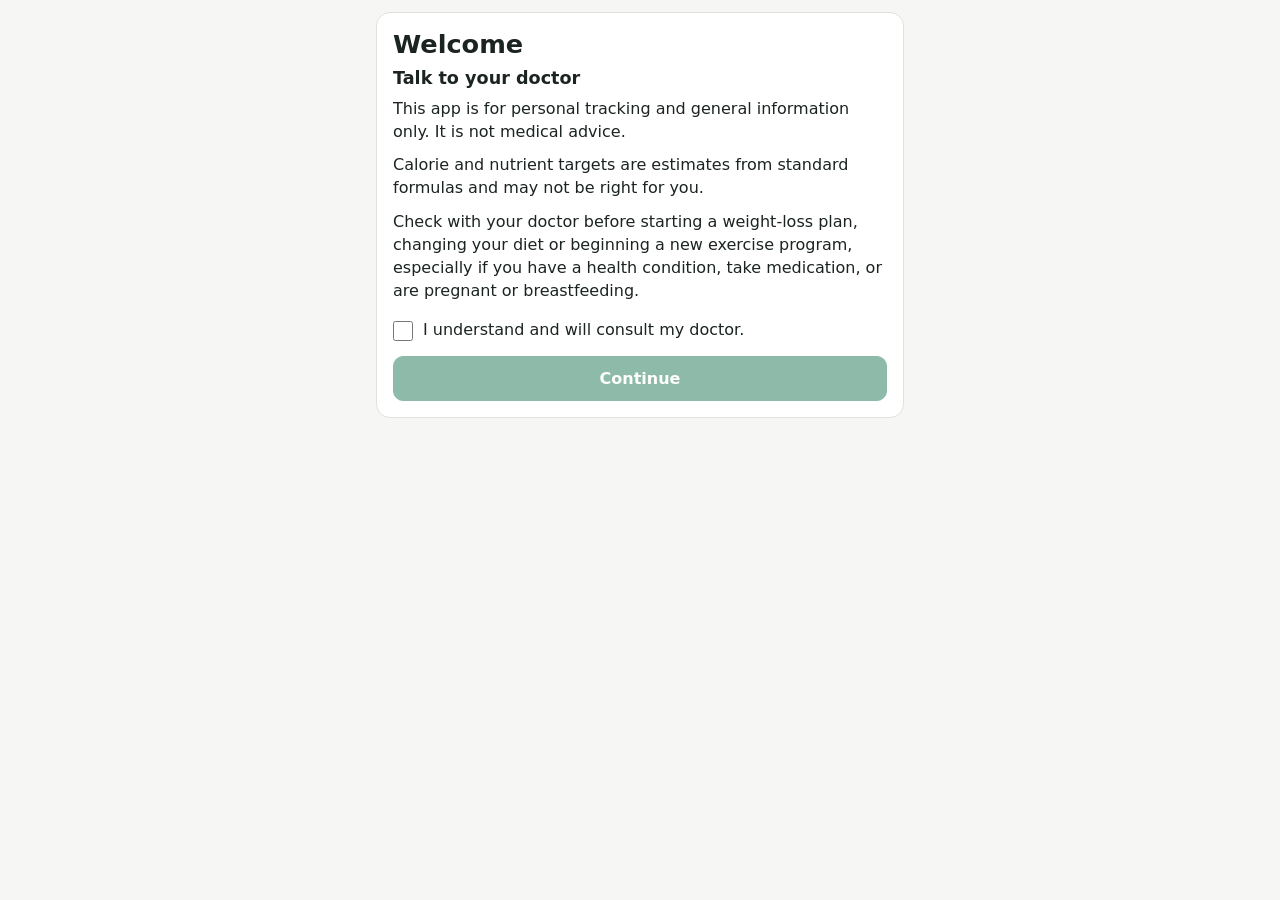
<file: index.html>
<!doctype html>
<html lang="en">
<head>
  <meta charset="utf-8">
  <meta name="viewport" content="width=device-width, initial-scale=1, viewport-fit=cover">
  <!-- Content Security Policy: only this site's own files run, and the only outside server the app
       may contact is USDA. Protects the USDA key and data from injected scripts. -->
  <meta http-equiv="Content-Security-Policy" content="default-src 'self'; script-src 'self'; style-src 'self'; img-src 'self' data: blob:; connect-src 'self' https://api.nal.usda.gov; manifest-src 'self'; worker-src 'self'; object-src 'none'; base-uri 'self'; form-action 'self'">
  <meta name="referrer" content="no-referrer">
  <meta name="theme-color" content="#1f7a55">
  <meta name="apple-mobile-web-app-capable" content="yes">
  <meta name="mobile-web-app-capable" content="yes">
  <meta name="apple-mobile-web-app-status-bar-style" content="default">
  <meta name="apple-mobile-web-app-title" content="Weight Tracker">
  <title>Weight Tracker</title>
  <link rel="manifest" href="manifest.webmanifest">
  <link rel="icon" href="icons/icon-192.png" type="image/png">
  <link rel="apple-touch-icon" href="icons/icon-180.png">
  <link rel="stylesheet" href="css/app.css">
  <script type="module" src="js/ui/app.js"></script>
</head>
<body>
  <main id="view" class="view"></main>
  <nav id="tabbar" class="tabbar" aria-label="Main"></nav>
  <noscript>This app needs JavaScript turned on.</noscript>
</body>
</html>
</file>
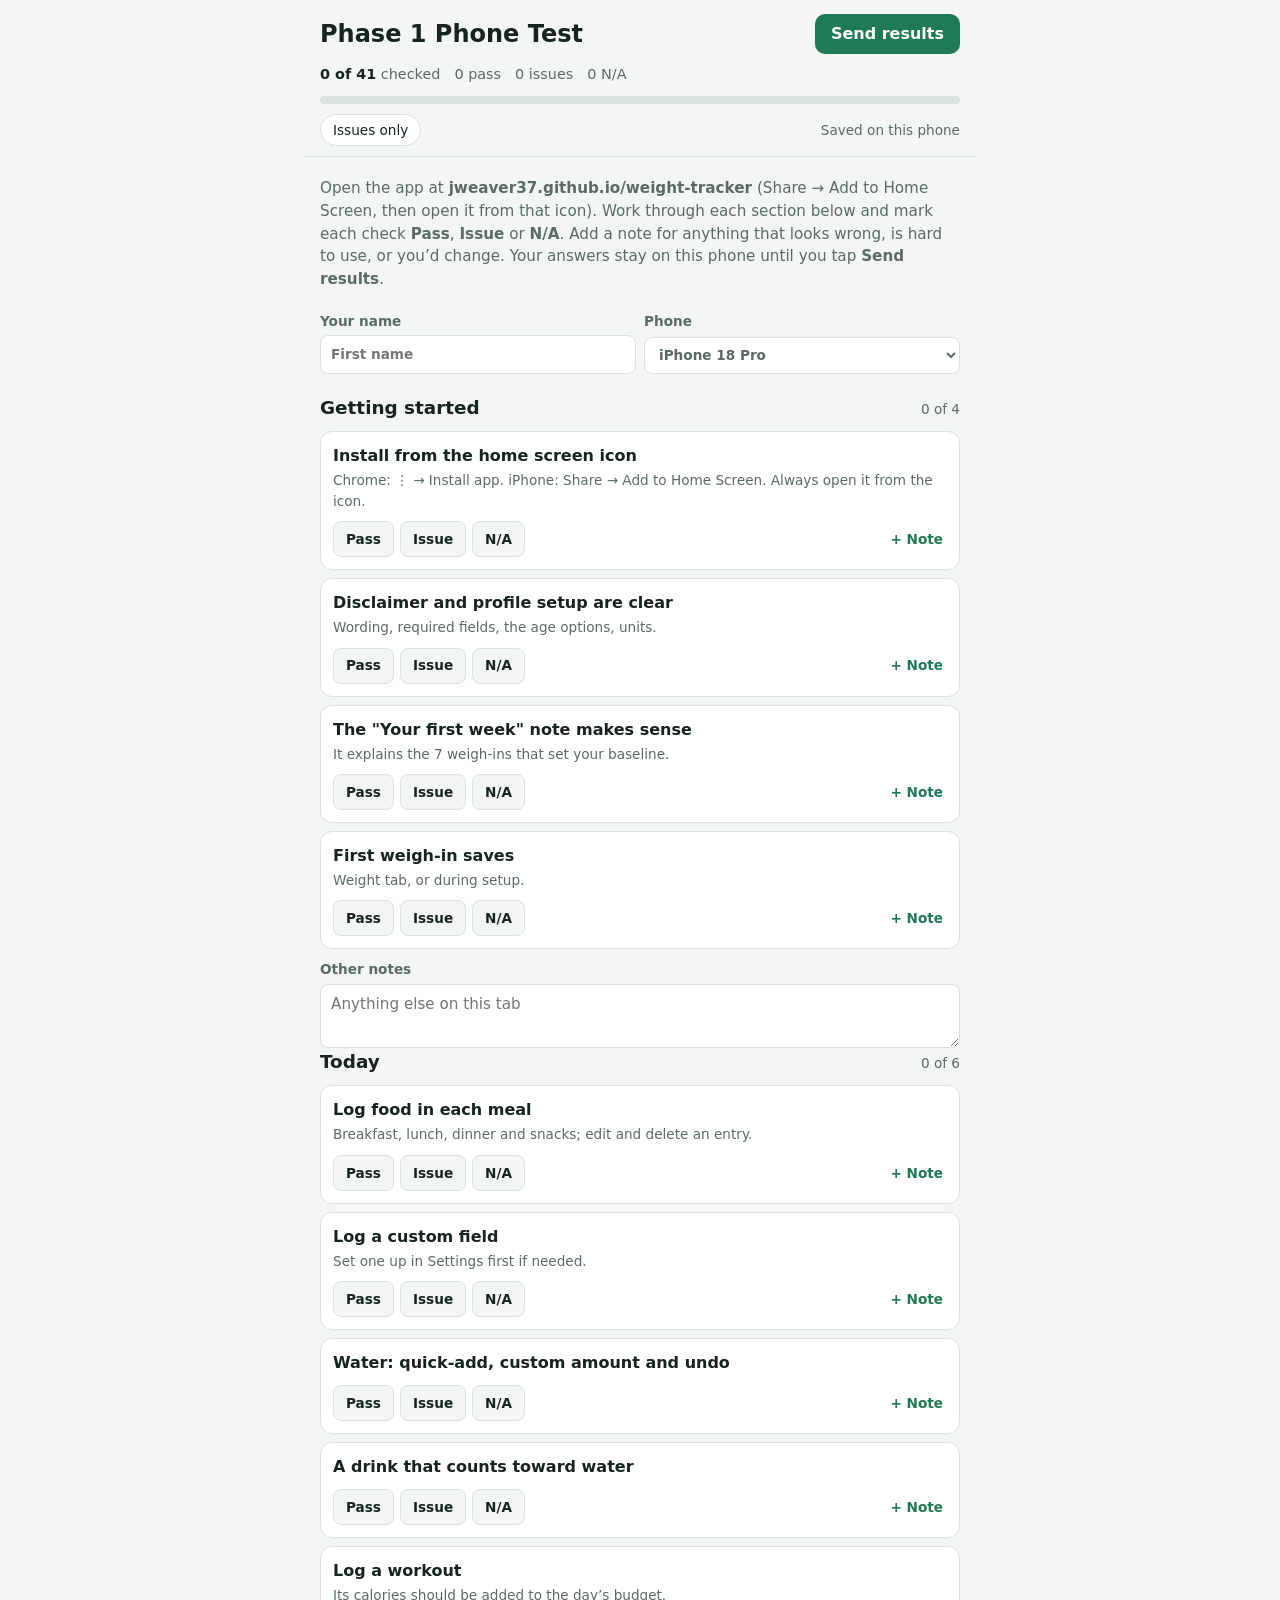
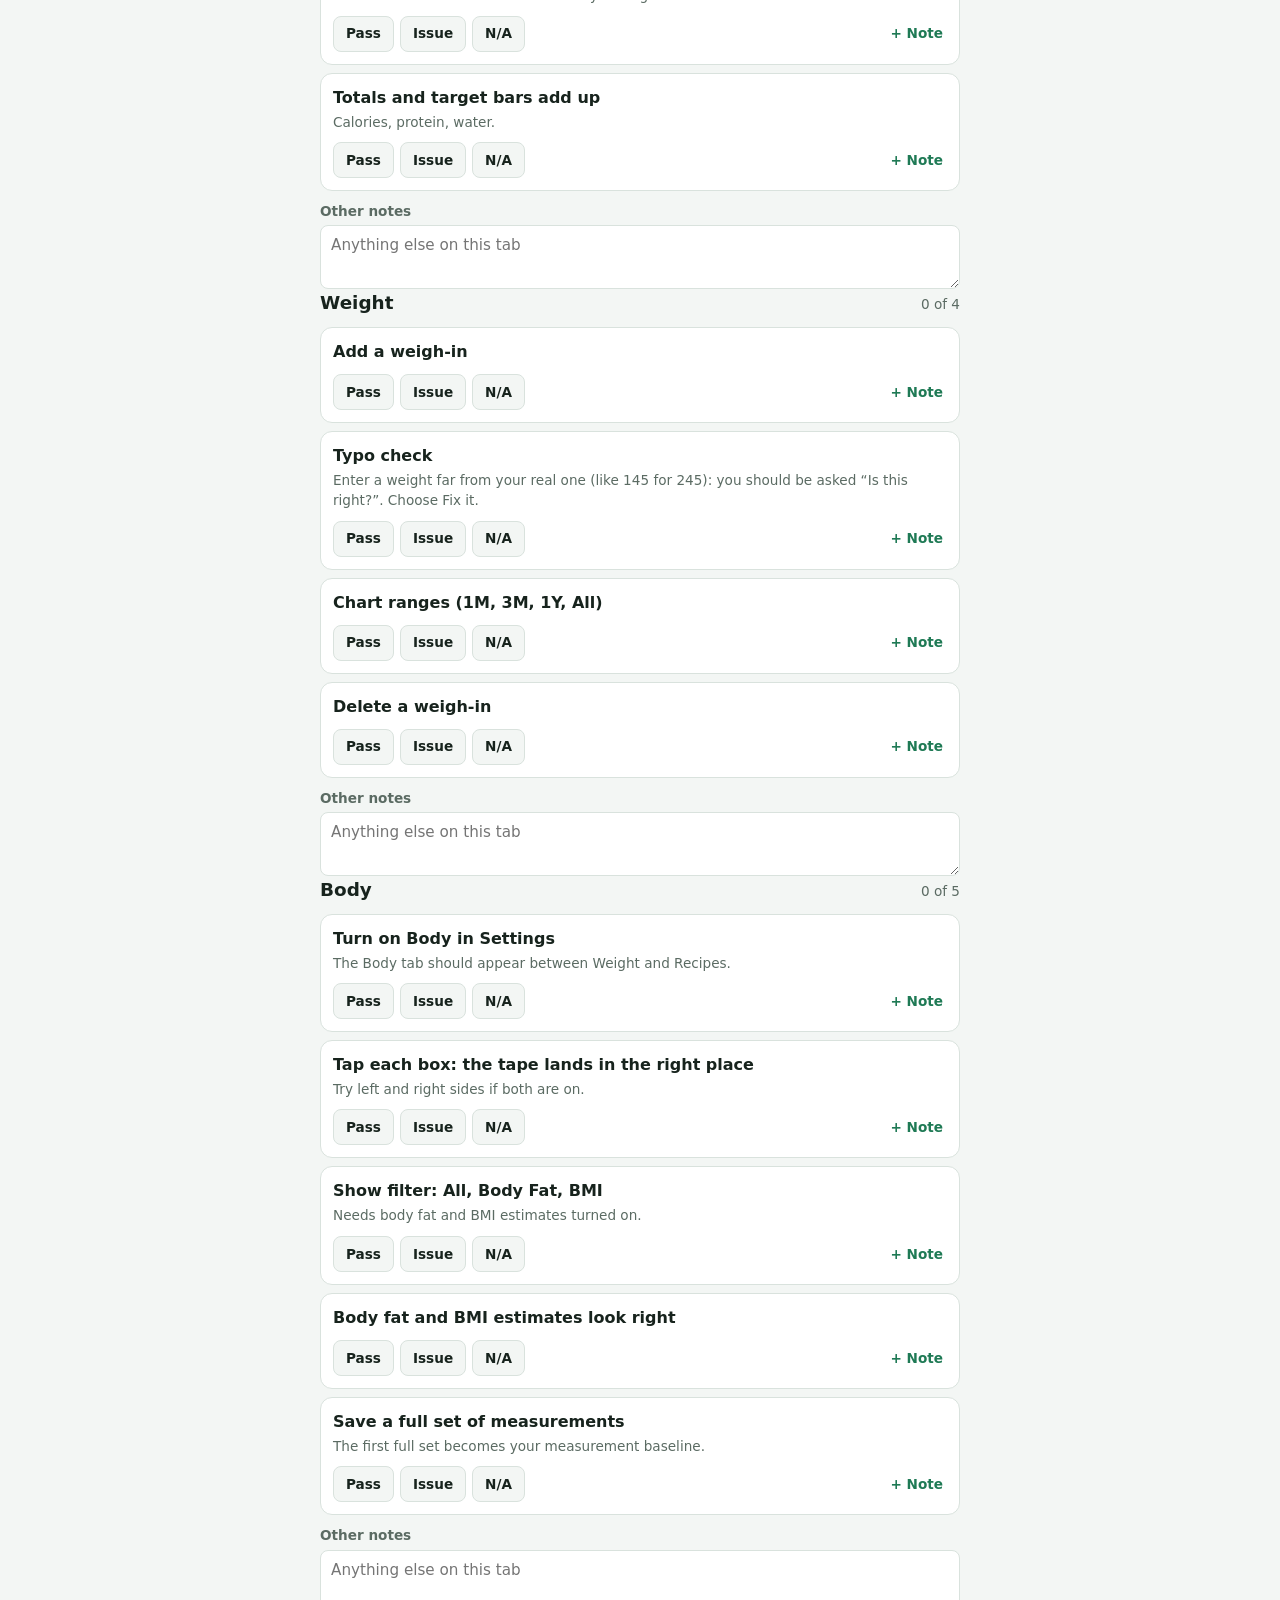
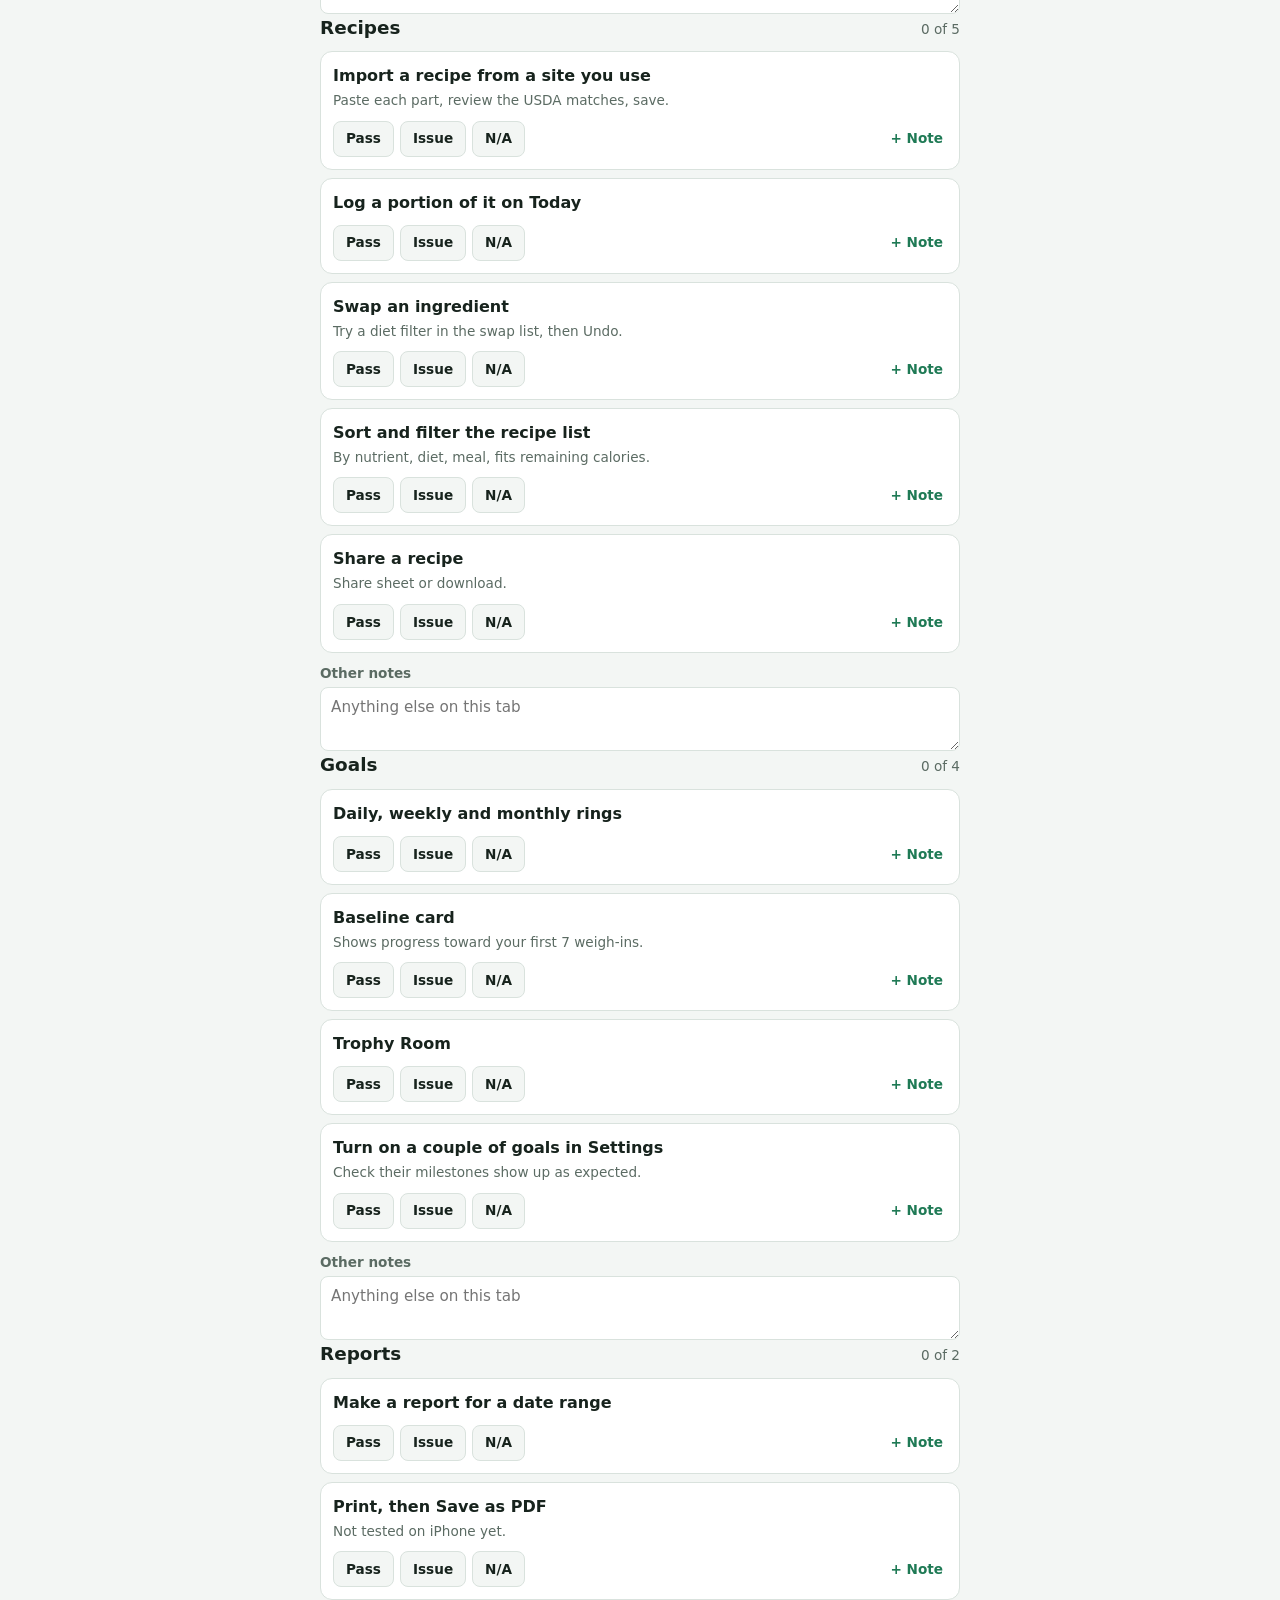
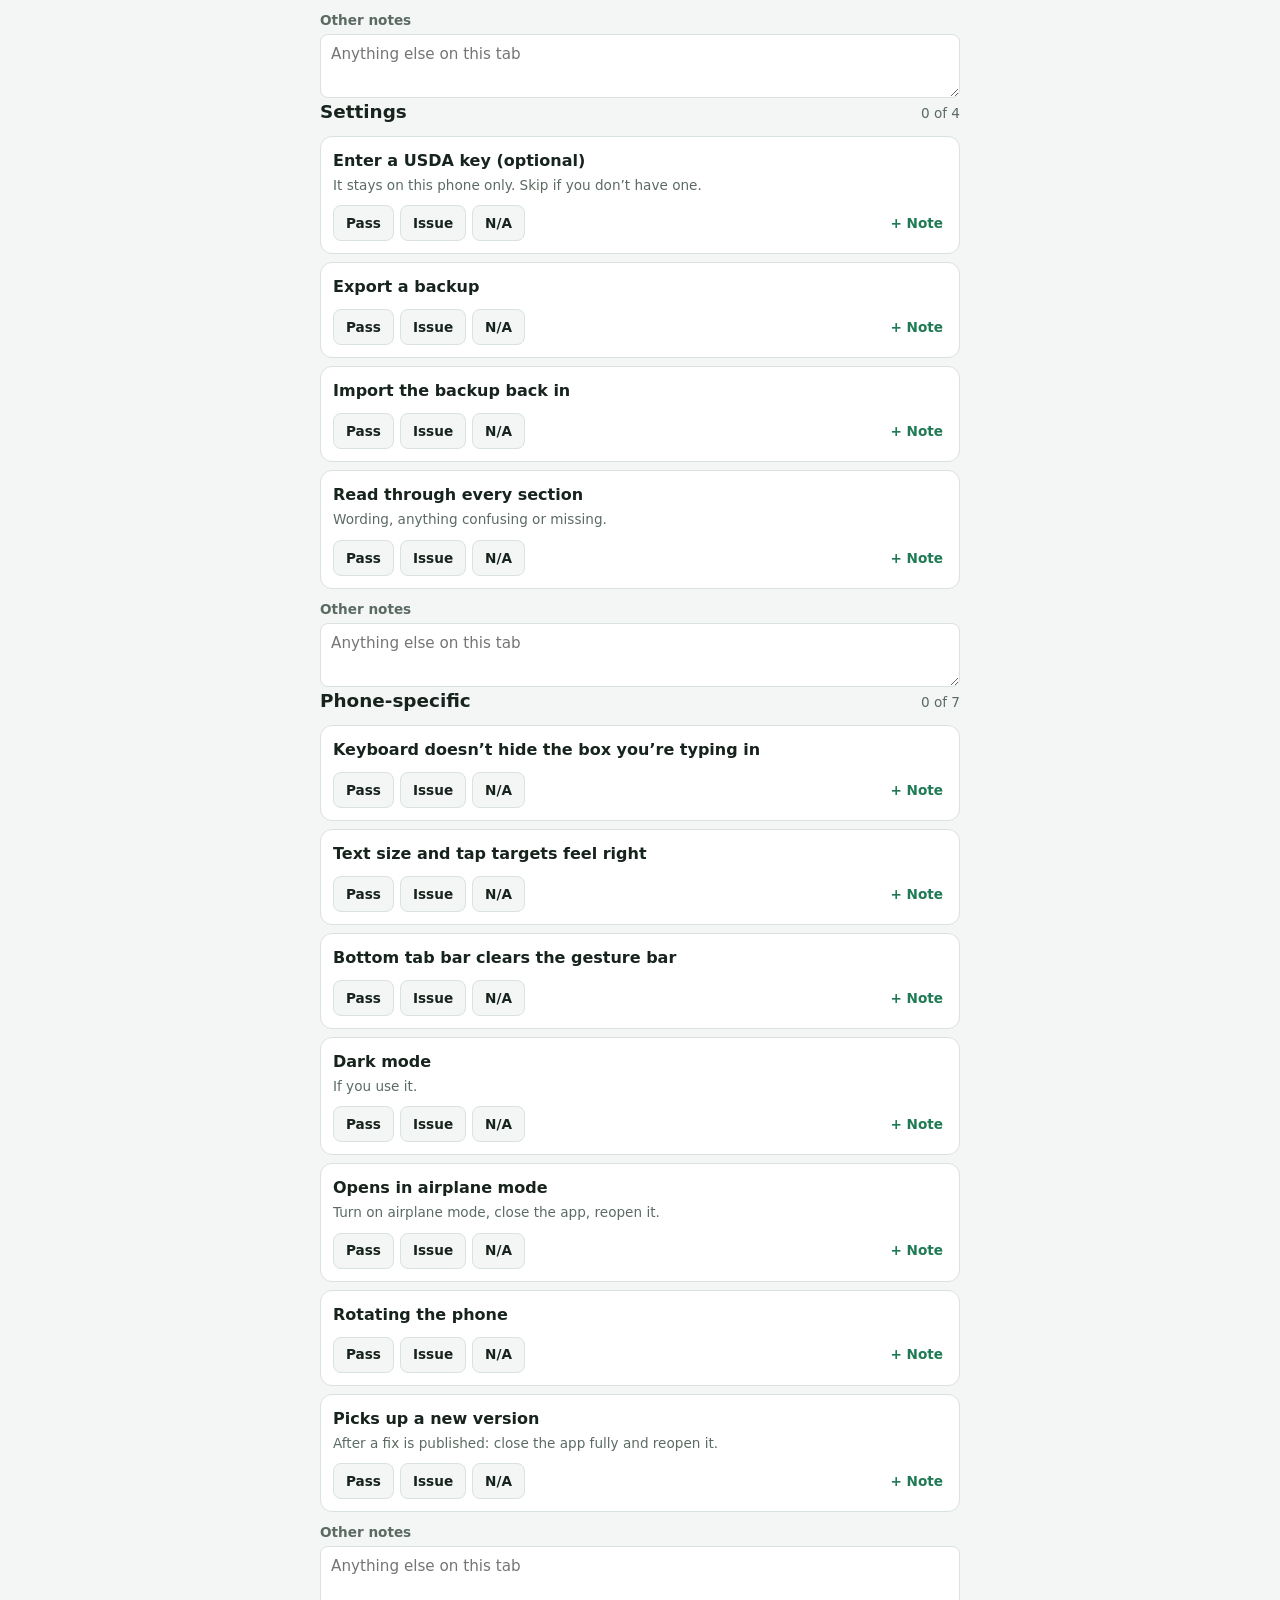
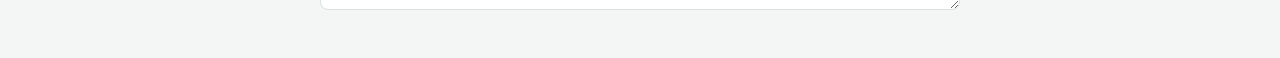
<file: phone-test.html>
<!doctype html>
<html lang="en">
<head>
<meta charset="utf-8">
<meta name="viewport" content="width=device-width, initial-scale=1, viewport-fit=cover">
<!-- Standalone Phase 1 phone-test checklist (no account needed). Results stay in this browser until
     the tester sends them. Loads nothing from other sites and contacts no server. -->
<meta http-equiv="Content-Security-Policy" content="default-src 'none'; style-src 'unsafe-inline'; script-src 'unsafe-inline'; img-src data:; base-uri 'none'; form-action 'none'">
<meta name="referrer" content="no-referrer">
<meta name="robots" content="noindex">
<title>Phase 1 Phone Test</title>
<style>
:root {
  --bg: #f3f6f4; --surface: #ffffff; --ink: #17231d; --muted: #5b6b63; --line: #d9e2dd;
  --accent: #1f7a55; --pass: #1f7a55; --issue: #b4461f; --issue-soft: #fbe5dc; --skip: #6b7280; --focus: #0b63ce;
  color-scheme: light;
}
@media (prefers-color-scheme: dark) {
  :root {
    --bg: #111814; --surface: #19221d; --ink: #e6efe9; --muted: #9db0a6; --line: #2c3a33;
    --accent: #5cc496; --pass: #5cc496; --issue: #f08a62; --issue-soft: #3a241b; --skip: #a3abb6; --focus: #7db4ff;
    color-scheme: dark;
  }
}
* { box-sizing: border-box; }
html { padding-top: env(safe-area-inset-top, 0px); padding-bottom: env(safe-area-inset-bottom, 0px); }
body { margin: 0; background: var(--bg); color: var(--ink); font: 16px/1.5 -apple-system, "Segoe UI", system-ui, sans-serif; padding-inline: 16px; padding-block: 0 48px; }
.wrap { max-width: 640px; margin: 0 auto; display: grid; gap: 20px; }
h1, h2 { margin: 0; text-wrap: balance; }
h1 { font-size: 1.5rem; line-height: 1.2; }
h2 { font-size: 1.15rem; }
button, textarea, input, select { font: inherit; color: inherit; }
:focus-visible { outline: 3px solid var(--focus); outline-offset: 2px; }
[hidden] { display: none !important; }

.top { position: sticky; top: env(safe-area-inset-top, 0px); z-index: 5; background: var(--bg); padding-block: 14px 10px; margin-inline: -16px; padding-inline: 16px; border-bottom: 1px solid var(--line); display: grid; gap: 10px; }
.row { display: flex; flex-wrap: wrap; gap: 8px; align-items: center; justify-content: space-between; }
.progress-text { display: flex; flex-wrap: wrap; gap: 4px 14px; font-size: 0.9rem; color: var(--muted); font-variant-numeric: tabular-nums; }
.progress-text strong { color: var(--ink); }
.bar { height: 8px; border-radius: 99px; background: var(--line); overflow: hidden; display: flex; }
.bar span { display: block; height: 100%; }
.bar .p { background: var(--pass); } .bar .i { background: var(--issue); } .bar .s { background: var(--skip); }
.chip { border: 1px solid var(--line); background: var(--surface); border-radius: 999px; padding: 5px 12px; font-size: 0.85rem; cursor: pointer; }
.chip[aria-pressed="true"] { border-color: var(--issue); background: var(--issue-soft); color: var(--issue); font-weight: 700; }
.send { border: 0; background: var(--accent); color: var(--surface); border-radius: 10px; padding: 8px 16px; font-weight: 700; cursor: pointer; }

.intro { color: var(--muted); font-size: 0.95rem; margin: 0; }
.who { display: grid; gap: 8px; grid-template-columns: 1fr 1fr; }
.who label { display: grid; gap: 4px; font-size: 0.85rem; color: var(--muted); font-weight: 700; min-width: 0; }
.who input, .who select { border: 1px solid var(--line); border-radius: 8px; background: var(--surface); padding: 8px 10px; width: 100%; }

section.group { display: grid; gap: 10px; }
.group-head { display: flex; justify-content: space-between; align-items: baseline; gap: 8px; }
.count { font-size: 0.85rem; color: var(--muted); font-variant-numeric: tabular-nums; white-space: nowrap; }
.items { list-style: none; margin: 0; padding: 0; display: grid; gap: 8px; }
.item { background: var(--surface); border: 1px solid var(--line); border-radius: 12px; padding: 12px; display: grid; gap: 10px; }
.item[data-status="pass"] { border-color: var(--pass); }
.item[data-status="issue"] { border-color: var(--issue); background: var(--issue-soft); }
.item[data-status="skip"] { opacity: 0.75; }
.item-text { display: grid; gap: 2px; min-width: 0; }
.item-text small { color: var(--muted); font-size: 0.85rem; }
.actions { display: flex; flex-wrap: wrap; gap: 6px; }
.status { border: 1px solid var(--line); background: var(--bg); border-radius: 8px; padding: 6px 12px; font-size: 0.85rem; font-weight: 700; cursor: pointer; min-height: 36px; }
.status.pass[aria-pressed="true"] { background: var(--pass); border-color: var(--pass); color: var(--surface); }
.status.issue[aria-pressed="true"] { background: var(--issue); border-color: var(--issue); color: var(--surface); }
.status.skip[aria-pressed="true"] { background: var(--skip); border-color: var(--skip); color: var(--surface); }
.note-btn { margin-left: auto; border: 0; background: none; color: var(--accent); font-size: 0.85rem; font-weight: 700; cursor: pointer; padding: 6px 4px; }
textarea { width: 100%; min-height: 64px; border: 1px solid var(--line); border-radius: 8px; background: var(--surface); padding: 8px 10px; resize: vertical; font-size: 0.95rem; }
.section-notes { display: grid; gap: 4px; }
.section-notes label { font-size: 0.85rem; color: var(--muted); font-weight: 700; }
.empty { color: var(--muted); font-size: 0.9rem; margin: 0; }

.sheet { border: 1px solid var(--line); background: var(--surface); border-radius: 12px; padding: 14px; display: grid; gap: 10px; }
.sheet p { margin: 0; font-size: 0.9rem; color: var(--muted); }
.sheet textarea { min-height: 180px; font-family: ui-monospace, Menlo, Consolas, monospace; font-size: 0.8rem; }
.sheet .row button { border: 1px solid var(--line); background: var(--bg); border-radius: 8px; padding: 6px 12px; font-weight: 700; cursor: pointer; }
.status-line { font-size: 0.85rem; color: var(--muted); }
</style>
</head>
<body>
<div class="wrap">
  <header class="top">
    <div class="row">
      <h1>Phase 1 Phone Test</h1>
      <button type="button" class="send" id="send">Send results</button>
    </div>
    <div class="progress-text" id="progress-text"></div>
    <div class="bar" aria-hidden="true"><span class="p" id="bar-p"></span><span class="i" id="bar-i"></span><span class="s" id="bar-s"></span></div>
    <div class="row">
      <button type="button" class="chip" id="issues-only" aria-pressed="false">Issues only</button>
      <span class="status-line" id="status-line">Saved on this phone</span>
    </div>
  </header>

  <section class="sheet" id="sheet" hidden aria-labelledby="sheet-title">
    <h2 id="sheet-title">Your results</h2>
    <p>Sharing wasn’t available, so copy this text and send it to Josh by text or email.</p>
    <textarea id="sheet-text" readonly aria-label="Results to send"></textarea>
    <div class="row"><button type="button" id="copy">Copy</button><button type="button" id="close-sheet">Close</button></div>
  </section>

  <p class="intro">Open the app at <strong>jweaver37.github.io/weight-tracker</strong> (Share → Add to Home Screen, then open it from that icon). Work through each section below and mark each check <strong>Pass</strong>, <strong>Issue</strong> or <strong>N/A</strong>. Add a note for anything that looks wrong, is hard to use, or you’d change. Your answers stay on this phone until you tap <strong>Send results</strong>.</p>

  <div class="who">
    <label for="tester">Your name<input id="tester" type="text" autocomplete="given-name" placeholder="First name"></label>
    <label for="device">Phone<select id="device"><option value="iphone">iPhone 18 Pro</option><option value="iphone14">iPhone 14</option><option value="s26">S26 Ultra</option></select></label>
  </div>

  <main id="groups"></main>
</div>

<script>
const GROUPS = [
  { id: 'setup', title: 'Getting started', items: [
    ['install', 'Install from the home screen icon', 'Chrome: ⋮ → Install app. iPhone: Share → Add to Home Screen. Always open it from the icon.'],
    ['disclaimer', 'Disclaimer and profile setup are clear', 'Wording, required fields, the age options, units.'],
    ['firstweek', 'The "Your first week" note makes sense', 'It explains the 7 weigh-ins that set your baseline.'],
    ['firstweigh', 'First weigh-in saves', 'Weight tab, or during setup.'],
  ] },
  { id: 'today', title: 'Today', items: [
    ['food', 'Log food in each meal', 'Breakfast, lunch, dinner and snacks; edit and delete an entry.'],
    ['custom', 'Log a custom field', 'Set one up in Settings first if needed.'],
    ['water', 'Water: quick-add, custom amount and undo', ''],
    ['drink', 'A drink that counts toward water', ''],
    ['workout', 'Log a workout', 'Its calories should be added to the day’s budget.'],
    ['totals', 'Totals and target bars add up', 'Calories, protein, water.'],
  ] },
  { id: 'weight', title: 'Weight', items: [
    ['weighin', 'Add a weigh-in', ''],
    ['typo', 'Typo check', 'Enter a weight far from your real one (like 145 for 245): you should be asked “Is this right?”. Choose Fix it.'],
    ['chart', 'Chart ranges (1M, 3M, 1Y, All)', ''],
    ['delete', 'Delete a weigh-in', ''],
  ] },
  { id: 'body', title: 'Body', items: [
    ['enable', 'Turn on Body in Settings', 'The Body tab should appear between Weight and Recipes.'],
    ['tape', 'Tap each box: the tape lands in the right place', 'Try left and right sides if both are on.'],
    ['filter', 'Show filter: All, Body Fat, BMI', 'Needs body fat and BMI estimates turned on.'],
    ['estimates', 'Body fat and BMI estimates look right', ''],
    ['save', 'Save a full set of measurements', 'The first full set becomes your measurement baseline.'],
  ] },
  { id: 'recipes', title: 'Recipes', items: [
    ['import', 'Import a recipe from a site you use', 'Paste each part, review the USDA matches, save.'],
    ['log', 'Log a portion of it on Today', ''],
    ['swap', 'Swap an ingredient', 'Try a diet filter in the swap list, then Undo.'],
    ['filters', 'Sort and filter the recipe list', 'By nutrient, diet, meal, fits remaining calories.'],
    ['share', 'Share a recipe', 'Share sheet or download.'],
  ] },
  { id: 'goals', title: 'Goals', items: [
    ['rings', 'Daily, weekly and monthly rings', ''],
    ['baseline', 'Baseline card', 'Shows progress toward your first 7 weigh-ins.'],
    ['trophies', 'Trophy Room', ''],
    ['goalsettings', 'Turn on a couple of goals in Settings', 'Check their milestones show up as expected.'],
  ] },
  { id: 'reports', title: 'Reports', items: [
    ['build', 'Make a report for a date range', ''],
    ['pdf', 'Print, then Save as PDF', 'Not tested on iPhone yet.'],
  ] },
  { id: 'settings', title: 'Settings', items: [
    ['usda', 'Enter a USDA key (optional)', 'It stays on this phone only. Skip if you don’t have one.'],
    ['export', 'Export a backup', ''],
    ['importbackup', 'Import the backup back in', ''],
    ['readthrough', 'Read through every section', 'Wording, anything confusing or missing.'],
  ] },
  { id: 'phone', title: 'Phone-specific', items: [
    ['keyboard', 'Keyboard doesn’t hide the box you’re typing in', ''],
    ['textsize', 'Text size and tap targets feel right', ''],
    ['tabbar', 'Bottom tab bar clears the gesture bar', ''],
    ['dark', 'Dark mode', 'If you use it.'],
    ['offline', 'Opens in airplane mode', 'Turn on airplane mode, close the app, reopen it.'],
    ['rotate', 'Rotating the phone', ''],
    ['update', 'Picks up a new version', 'After a fix is published: close the app fully and reopen it.'],
  ] },
];
const DEVICES = { iphone: 'iPhone 18 Pro', iphone14: 'iPhone 14', s26: 'S26 Ultra' };
const STATUSES = [['pass', 'Pass'], ['issue', 'Issue'], ['skip', 'N/A']];
const LABEL = { pass: 'Pass', issue: 'Issue', skip: 'N/A' };
const TOTAL = GROUPS.reduce((n, g) => n + g.items.length, 0);
const KEY = 'phase1-phone-test';

const $ = (id) => document.getElementById(id);
let state = { tester: '', device: 'iphone', results: {} }; // results: 'group.item' -> {s, n}
let issuesOnly = false;
const openNotes = new Set();

function load() {
  try { const s = JSON.parse(localStorage.getItem(KEY) || 'null'); if (s && s.results) state = { ...state, ...s }; } catch {}
}
let saveTimer = null;
function save() {
  clearTimeout(saveTimer);
  saveTimer = setTimeout(() => {
    try { localStorage.setItem(KEY, JSON.stringify(state)); $('status-line').textContent = 'Saved on this phone'; }
    catch { $('status-line').textContent = 'Couldn’t save. Private browsing may be on.'; }
  }, 300);
}

function el(tag, attrs = {}, ...children) {
  const e = document.createElement(tag);
  for (const [k, v] of Object.entries(attrs)) {
    if (v == null || v === false) continue;
    if (k === 'class') e.className = v;
    else if (k.startsWith('on')) e.addEventListener(k.slice(2), v);
    else e.setAttribute(k, v === true ? '' : v);
  }
  for (const c of children.flat()) if (c != null && c !== false) e.append(c instanceof Node ? c : document.createTextNode(c));
  return e;
}

const result = (key) => state.results[key] || {};
function setResult(key, patch) {
  const next = { ...result(key), ...patch };
  if (!next.s && !next.n) delete state.results[key]; else state.results[key] = next;
  save();
}

function noteBox(key, label, placeholder) {
  const t = el('textarea', { id: `note-${key}`, 'aria-label': label, placeholder,
    oninput: (e) => { setResult(key, { n: e.target.value }); } });
  t.value = result(key).n || '';
  return t;
}

function render() {
  $('issues-only').setAttribute('aria-pressed', String(issuesOnly));
  let pass = 0, issue = 0, skip = 0;
  const main = $('groups');
  main.replaceChildren();
  for (const g of GROUPS) {
    let done = 0;
    const list = el('ul', { class: 'items' });
    for (const [item, title, hint] of g.items) {
      const key = `${g.id}.${item}`;
      const r = result(key);
      if (r.s === 'pass') pass++; if (r.s === 'issue') issue++; if (r.s === 'skip') skip++;
      if (r.s) done++;
      if (issuesOnly && r.s !== 'issue') continue;
      const showNote = openNotes.has(key) || r.s === 'issue' || (r.n || '').trim() !== '';
      list.append(el('li', { class: 'item', 'data-status': r.s || '' },
        el('div', { class: 'item-text' }, el('strong', {}, title), hint && el('small', {}, hint)),
        el('div', { class: 'actions', role: 'group', 'aria-label': `Result for ${title}` },
          STATUSES.map(([s, label]) => el('button', { type: 'button', class: `status ${s}`, 'aria-pressed': String(r.s === s),
            onclick: () => { if (s === 'issue') openNotes.add(key); setResult(key, { s: r.s === s ? '' : s }); render(); } }, label)),
          !showNote && el('button', { type: 'button', class: 'note-btn', onclick: () => { openNotes.add(key); render(); $(`note-${key}`)?.focus(); } }, '+ Note')),
        showNote && noteBox(key, `Note for ${title}`, r.s === 'issue' ? 'What’s wrong, and what would you change?' : 'Add a note')));
    }
    const sKey = `${g.id}.notes`;
    const hasNote = (result(sKey).n || '').trim() !== '';
    if (issuesOnly && !list.children.length && !hasNote) continue;
    main.append(el('section', { class: 'group', 'aria-labelledby': `h-${g.id}` },
      el('div', { class: 'group-head' }, el('h2', { id: `h-${g.id}` }, g.title), el('span', { class: 'count' }, `${done} of ${g.items.length}`)),
      list,
      (!issuesOnly || hasNote) && el('div', { class: 'section-notes' },
        el('label', { for: `note-${sKey}` }, 'Other notes'), noteBox(sKey, `Other notes for ${g.title}`, 'Anything else on this tab'))));
  }
  if (issuesOnly && !main.children.length) main.append(el('p', { class: 'empty' }, 'No issues marked yet.'));
  const checked = pass + issue + skip;
  $('progress-text').replaceChildren(
    el('span', {}, el('strong', {}, `${checked} of ${TOTAL}`), ' checked'),
    el('span', {}, `${pass} pass`), el('span', {}, `${issue} ${issue === 1 ? 'issue' : 'issues'}`), el('span', {}, `${skip} N/A`));
  $('bar-p').style.width = `${(pass / TOTAL) * 100}%`;
  $('bar-i').style.width = `${(issue / TOTAL) * 100}%`;
  $('bar-s').style.width = `${(skip / TOTAL) * 100}%`;
}

// The message: a readable summary, then the full results as data Claude loads into Josh's checklist.
function resultsText() {
  const lines = [`Weight Tracker – Phase 1 phone test (${DEVICES[state.device]})`];
  if (state.tester.trim()) lines.push(`Tester: ${state.tester.trim()}`);
  const all = Object.values(state.results);
  const n = (s) => all.filter((r) => r.s === s).length;
  lines.push(`${n('pass') + n('issue') + n('skip')} of ${TOTAL} checked · ${n('pass')} pass · ${n('issue')} ${n('issue') === 1 ? 'issue' : 'issues'} · ${n('skip')} N/A`, '');
  for (const g of GROUPS) {
    const rows = [];
    for (const [item, title] of g.items) {
      const r = result(`${g.id}.${item}`);
      if (r.s === 'issue' || (r.n || '').trim()) rows.push(`- ${title}: ${LABEL[r.s] || 'Not checked'}${(r.n || '').trim() ? ` – ${r.n.trim()}` : ''}`);
    }
    const other = (result(`${g.id}.notes`).n || '').trim();
    if (other) rows.push(`- Other notes: ${other}`);
    if (rows.length) lines.push(`${g.title.toUpperCase()}`, ...rows, '');
  }
  lines.push('--- Data for Claude (keep this part) ---',
    JSON.stringify({ v: 1, device: state.device, tester: state.tester.trim(), results: state.results }));
  return lines.join('\n');
}

async function send() {
  const text = resultsText();
  if (navigator.share) {
    try { await navigator.share({ title: 'Phase 1 phone test results', text }); return; }
    catch (e) { if (e && e.name === 'AbortError') return; }
  }
  $('sheet-text').value = text;
  $('sheet').hidden = false;
  $('sheet').scrollIntoView({ behavior: 'smooth', block: 'start' });
}

$('send').addEventListener('click', send);
$('copy').addEventListener('click', async () => {
  const t = $('sheet-text');
  try { await navigator.clipboard.writeText(t.value); $('copy').textContent = 'Copied'; }
  catch { t.focus(); t.select(); $('copy').textContent = 'Selected – tap Copy'; }
});
$('close-sheet').addEventListener('click', () => { $('sheet').hidden = true; });
$('issues-only').addEventListener('click', () => { issuesOnly = !issuesOnly; render(); });
$('tester').addEventListener('input', (e) => { state.tester = e.target.value; save(); });
$('device').addEventListener('change', (e) => { state.device = e.target.value; save(); });

load();
$('tester').value = state.tester;
$('device').value = DEVICES[state.device] ? state.device : 'iphone';
render();
</script>
</body>
</html>
</file>
<file: css/app.css>
/* Weight Tracker — phone-first styles. Colors are tokens so light and dark themes stay in sync. */

:root {
  --bg: #f6f7f5;
  --surface: #ffffff;
  --surface-2: #eef1ee;
  --text: #1b2420;
  --muted: #5f6b65;
  --border: #dde3df;
  --accent: #1f7a55;
  --accent-text: #ffffff;
  --accent-soft: #e2f1ea;
  --good: #1f7a55;
  --warn: #b4501f;
  --warn-soft: #fbeee6;
  --danger: #b3261e;
  --chart-line: #1f7a55;
  --chart-point: #8fa79a;
  --chart-goal: #c7832b;
  --ring-red: #e5484d;
  --ring-blue: #3e7bd6;
  --ring-cyan: #1aa3c2;
  --ring-orange: #e8833a;
  --ring-purple: #8e5bd8;
  --ring-green: #2f9e5f;
  --ring-pink: #d6409f;
  --star-off: #d5dbd7;
  --star-on: #f5b301;
  --radius: 14px;
  --tabbar-h: 64px;
  --font: system-ui, -apple-system, "Segoe UI", Roboto, sans-serif;
  color-scheme: light dark;
}

@media (prefers-color-scheme: dark) {
  :root {
    --bg: #111513;
    --surface: #1a201d;
    --surface-2: #232b27;
    --text: #e8eeea;
    --muted: #9aa8a0;
    --border: #2e3833;
    --accent: #4cc18c;
    --accent-text: #0d1a14;
    --accent-soft: #1d3329;
    --good: #4cc18c;
    --warn: #f0925c;
    --warn-soft: #3a2519;
    --danger: #f2817a;
    --chart-line: #4cc18c;
    --chart-point: #5f7a6c;
    --chart-goal: #e0a34f;
    --ring-red: #ff6b6f;
    --ring-blue: #6aa2ff;
    --ring-cyan: #3fd0ec;
    --ring-orange: #ffa35c;
    --ring-purple: #b48cff;
    --ring-green: #4cc18c;
    --ring-pink: #ff6fc6;
    --star-off: #3a4540;
    --star-on: #ffc933;
  }
}

* { box-sizing: border-box; }
[hidden] { display: none !important; }

html { -webkit-text-size-adjust: 100%; }

body {
  margin: 0;
  background: var(--bg);
  color: var(--text);
  font: 16px/1.45 var(--font);
  -webkit-tap-highlight-color: transparent;
}

a { color: var(--accent); }
h1, h2, h3 { margin: 0 0 8px; line-height: 1.2; }
h1 { font-size: 1.6rem; }
h2 { font-size: 1.1rem; }
h3 { font-size: 0.95rem; margin-top: 16px; color: var(--muted); text-transform: uppercase; letter-spacing: 0.04em; }
p { margin: 0 0 10px; }
.muted { color: var(--muted); }
small { font-size: 0.82rem; }

/* Layout */
.view {
  max-width: 560px;
  margin: 0 auto;
  padding: calc(12px + env(safe-area-inset-top)) 16px calc(var(--tabbar-h) + 24px + env(safe-area-inset-bottom));
}
.no-tabs .tabbar { display: none; }
.no-tabs .view { padding-bottom: 32px; }

.card {
  background: var(--surface);
  border: 1px solid var(--border);
  border-radius: var(--radius);
  padding: 16px;
  margin-bottom: 12px;
}
.card > h2 + .form-grid, .card h2 ~ h2 { margin-top: 4px; }
.card h2 ~ h2 { margin-top: 20px; }
.card-head { display: flex; justify-content: space-between; align-items: center; gap: 8px; margin-bottom: 8px; }
.card-head h2 { margin: 0; }
.page-head { padding: 4px 0 12px; }

/* USDA food search (from the Add food form) */
.btn-search { border-color: var(--accent); color: var(--accent); font-weight: 700; }
.search-hint { display: block; margin: -4px 0 4px; }
.search-row { display: flex; gap: 8px; }
.search-row input { flex: 1; min-width: 0; }
.search-status { margin: 0; font-size: 0.9rem; }
.search-results { list-style: none; margin: 0; padding: 0; display: grid; gap: 6px; max-height: 55vh; overflow-y: auto; }
.search-results .result {
  width: 100%; text-align: left; display: grid; gap: 2px; cursor: pointer;
  background: var(--surface); border: 1px solid var(--border); border-radius: 10px; padding: 10px 12px; font: inherit; color: inherit;
}
.search-results .result:hover, .search-results .result:focus-visible { border-color: var(--accent); }
.search-results .result small { font-size: 0.8rem; }

/* Weight-loss pace: [x].[x] lbs per week */
.pace-input { display: flex; align-items: center; gap: 6px; flex-wrap: wrap; }
.pace-input select.digit { width: 4.2em; text-align: center; font-size: 1.15rem; font-variant-numeric: tabular-nums; }
.digit-dot { font-size: 1.6rem; font-weight: 700; line-height: 1; }
.pace-input > span:last-child { color: var(--muted); margin-left: 4px; }

/* Settings groups: a header row with + / − that opens to the group's cards */
.settings-group { margin-bottom: 10px; }
.settings-group > summary {
  list-style: none; cursor: pointer;
  display: flex; align-items: center; justify-content: space-between; gap: 12px;
  background: var(--surface); border: 1px solid var(--border); border-radius: var(--radius);
  padding: 14px 16px; min-height: 56px;
}
.settings-group > summary::-webkit-details-marker { display: none; }
.settings-group[open] > summary { border-color: var(--accent); background: var(--accent-soft); margin-bottom: 10px; }
.group-title { display: grid; gap: 2px; min-width: 0; }
.group-title strong { font-size: 1.05rem; }
.group-title small { color: var(--muted); font-size: 0.85rem; }
.group-toggle { flex: none; width: 28px; height: 28px; border-radius: 50%; border: 2px solid var(--accent); color: var(--accent); display: grid; place-items: center; font-weight: 700; font-size: 1.2rem; line-height: 1; }
.group-toggle::before { content: '+'; }
.settings-group[open] .group-toggle::before { content: '−'; }
.group-body { padding-left: 8px; border-left: 3px solid var(--accent-soft); }
.group-body > .card:last-child { margin-bottom: 4px; }

/* Tab bar */
.tabbar {
  position: fixed;
  inset: auto 0 0 0;
  display: flex;
  justify-content: center;
  background: var(--surface);
  border-top: 1px solid var(--border);
  padding-bottom: env(safe-area-inset-bottom);
  z-index: 10;
}
.tab {
  flex: 1;
  max-width: 160px;
  height: var(--tabbar-h);
  display: flex;
  flex-direction: column;
  align-items: center;
  justify-content: center;
  gap: 2px;
  color: var(--muted);
  text-decoration: none;
  font-size: 0.72rem;
  font-weight: 600;
  min-width: 0;
}
.tab.active { color: var(--accent); }
.tab-icon svg { width: 24px; height: 24px; fill: none; stroke: currentColor; stroke-width: 2; stroke-linecap: round; stroke-linejoin: round; }

/* Buttons */
.btn {
  appearance: none;
  border: 1px solid var(--border);
  background: var(--surface);
  color: var(--text);
  font: inherit;
  font-weight: 600;
  padding: 10px 16px;
  border-radius: 10px;
  min-height: 44px;
  cursor: pointer;
}
.btn:disabled { opacity: 0.5; cursor: not-allowed; }
.btn-primary { background: var(--accent); border-color: var(--accent); color: var(--accent-text); }
.btn-danger { color: var(--danger); border-color: var(--danger); background: transparent; }
.btn-ghost { border-style: dashed; color: var(--accent); background: transparent; }
.btn-link { border: none; background: none; color: var(--accent); }
.btn-block { display: block; width: 100%; margin-top: 8px; }
.btn-small { min-height: 34px; padding: 6px 12px; font-size: 0.88rem; }
.button-row { display: flex; gap: 8px; flex-wrap: wrap; margin-bottom: 12px; }
.icon-btn {
  appearance: none;
  border: none;
  background: transparent;
  color: var(--text);
  font-size: 1.8rem;
  line-height: 1;
  width: 44px;
  height: 44px;
  border-radius: 50%;
  cursor: pointer;
}
.icon-btn:hover { background: var(--surface-2); }
.icon-btn.small { font-size: 1.3rem; width: 36px; height: 36px; color: var(--muted); }
.icon-btn.placeholder { visibility: hidden; display: inline-block; }
.chip {
  border: 1px solid var(--border);
  background: var(--accent-soft);
  color: var(--accent);
  border-radius: 999px;
  padding: 4px 12px;
  font: inherit;
  font-size: 0.85rem;
  font-weight: 600;
  cursor: pointer;
}
:focus-visible { outline: 2px solid var(--accent); outline-offset: 2px; }

/* Forms */
.form-grid { display: grid; gap: 12px; }
.form-grid.two-col { grid-template-columns: 1fr 1fr; }
.field { display: grid; gap: 4px; min-width: 0; }
.field-label { font-size: 0.85rem; font-weight: 600; color: var(--muted); }
.field-hint { color: var(--muted); }
input[type="text"], input[type="password"], input[type="date"], input[type="month"], input:not([type]), select {
  width: 100%;
  min-height: 44px;
  font: inherit;
  font-size: 16px; /* 16px stops iOS zooming on focus */
  color: var(--text);
  background: var(--surface);
  border: 1px solid var(--border);
  border-radius: 10px;
  padding: 8px 10px;
}
input.invalid { border-color: var(--danger); box-shadow: 0 0 0 1px var(--danger); }
.input-row { display: flex; gap: 10px; }
.input-row > * { flex: 1; }
.input-row.align-end { align-items: flex-end; }
.input-row.align-end > .btn { flex: 0 0 auto; }
.input-row.align-center { align-items: center; }
.input-row.align-center > .btn { flex: 0 0 auto; }
.link-btn { padding: 0; min-height: 0; font: inherit; color: var(--accent); background: none; border: none; text-decoration: underline; cursor: pointer; }
.input-unit { display: flex; align-items: center; gap: 6px; }
.input-unit span { color: var(--muted); font-size: 0.9rem; min-width: 2.2em; }
.choice {
  display: flex;
  gap: 10px;
  align-items: flex-start;
  padding: 12px;
  border: 1px solid var(--border);
  border-radius: 10px;
  cursor: pointer;
}
.choice:has(input:checked) { border-color: var(--accent); background: var(--accent-soft); }
.choice:has(input:disabled) { opacity: 0.55; cursor: not-allowed; filter: grayscale(1); }
.choice span { display: grid; }
.choice small { color: var(--muted); }
.choice input, .check input { width: 20px; height: 20px; margin: 2px 0 0; accent-color: var(--accent); flex: none; }
.check { display: flex; gap: 10px; align-items: center; padding: 6px 0; cursor: pointer; }
.check-grid { display: grid; grid-template-columns: 1fr 1fr; column-gap: 12px; }
.check-grid .check span { min-width: 0; overflow-wrap: anywhere; }
.indent-1 { padding-left: 16px; }
.indent-2 { padding-left: 32px; }
details { margin-top: 12px; }
summary { cursor: pointer; font-weight: 600; color: var(--accent); padding: 6px 0; }
.errors:empty { display: none; }
.errors { color: var(--danger); background: var(--warn-soft); border-radius: 10px; padding: 10px 12px; margin: 12px 0; }
.errors p { margin: 0; }

/* Today */
.date-nav { display: flex; align-items: center; justify-content: space-between; flex-wrap: wrap; gap: 4px; padding: 4px 0 12px; }
.date-title { text-align: center; flex: 1; }
.date-title h1 { margin: 0; }
.date-nav .chip { margin: 0 auto; }
.banner {
  display: flex; align-items: center; justify-content: space-between; gap: 12px;
  background: var(--warn-soft); color: var(--text);
  border-radius: var(--radius); padding: 12px 14px; margin-bottom: 12px;
}
.notice { background: var(--warn-soft); border-radius: var(--radius); padding: 12px 14px; margin: 0 0 12px; }
.calorie-equation { display: flex; align-items: center; justify-content: space-between; margin-bottom: 12px; }
.op { color: var(--muted); font-size: 1.2rem; }
.stat { display: grid; text-align: center; }
.stat strong { font-size: 1.35rem; font-variant-numeric: tabular-nums; }
.stat small { color: var(--muted); }
.stat-ok strong { color: var(--good); }
.stat-over strong { color: var(--warn); }
.big-number { font-size: 2rem; font-weight: 700; }
.stats-row { display: flex; justify-content: space-around; gap: 8px; }

.bar { height: 8px; background: var(--surface-2); border-radius: 999px; overflow: hidden; }
.bar-fill { height: 100%; background: var(--accent); border-radius: 999px; transition: width 0.3s; }
.bar.warn .bar-fill { background: var(--warn); }
.bar.good .bar-fill { background: var(--good); }
.nutrient-totals { display: grid; gap: 12px; }
.nutrient-total-head { display: flex; justify-content: space-between; gap: 8px; margin-bottom: 4px; font-size: 0.92rem; }
.nutrient-total-head .muted { font-variant-numeric: tabular-nums; }

.meal-head { display: flex; justify-content: space-between; align-items: baseline; }
.entry-list { list-style: none; margin: 4px 0 4px; padding: 0; }
.entry-list li + li { border-top: 1px solid var(--border); }
.entry {
  display: flex; width: 100%; align-items: center; justify-content: space-between; gap: 12px;
  background: none; border: none; padding: 10px 0; font: inherit; color: inherit; text-align: left; cursor: pointer;
}
.entry-main { display: grid; min-width: 0; }
.entry-name { font-weight: 600; overflow: hidden; text-overflow: ellipsis; white-space: nowrap; }
.entry-kcal { font-weight: 600; font-variant-numeric: tabular-nums; }

/* Weight */
.segmented { display: inline-flex; background: var(--surface-2); border-radius: 10px; padding: 3px; }
.segmented button {
  border: none; background: none; font: inherit; font-size: 0.85rem; font-weight: 600;
  color: var(--muted); padding: 5px 10px; border-radius: 8px; cursor: pointer;
}
.segmented button.active { background: var(--surface); color: var(--text); box-shadow: 0 1px 2px rgb(0 0 0 / 0.12); }
.chart { width: 100%; height: auto; display: block; }
.chart-grid { stroke: var(--border); stroke-width: 1; }
.chart-label { fill: var(--muted); font-size: 10px; font-family: var(--font); }
.chart-point { fill: var(--chart-point); }
.chart-line { fill: none; stroke: var(--chart-line); stroke-width: 2.5; stroke-linejoin: round; stroke-linecap: round; }
.chart-goal { stroke: var(--chart-goal); stroke-width: 1.5; stroke-dasharray: 5 4; }
.legend { display: flex; gap: 16px; flex-wrap: wrap; font-size: 0.82rem; color: var(--muted); margin-top: 8px; }
.legend span::before { content: ""; display: inline-block; vertical-align: middle; margin-right: 6px; }
.legend-point::before { width: 7px; height: 7px; border-radius: 50%; background: var(--chart-point); }
.legend-line::before { width: 16px; height: 3px; background: var(--chart-line); border-radius: 2px; }
.legend-goal::before { width: 16px; border-top: 2px dashed var(--chart-goal); }
.empty { text-align: center; padding: 24px 0; }
.history-list { list-style: none; margin: 0; padding: 0; }
.history-list li { display: flex; align-items: center; gap: 12px; padding: 6px 0; border-top: 1px solid var(--border); }
.history-list li:first-child { border-top: none; }
.history-list li > :first-child { flex: 1; }

/* Logged recipes */
.meal-actions { display: grid; grid-template-columns: 1fr 1fr; gap: 8px; margin-top: 4px; }
.entry-row { display: flex; align-items: center; gap: 4px; }
.entry-row .entry { flex: 1; min-width: 0; }
.expand { transition: transform 0.2s; margin-left: -8px; }
.expand.open { transform: rotate(90deg); }
.ingredient-breakdown { list-style: none; margin: 0 0 8px 32px; padding: 0; font-size: 0.88rem; }
.ingredient-breakdown li { display: flex; justify-content: space-between; gap: 8px; padding: 3px 0; }

/* Workouts */
.entry-kcal.burn { color: var(--good); }
.sub-form { padding: 12px; border-radius: 10px; background: var(--surface-2); }
.calorie-equation { gap: 4px; }
.calorie-equation .stat strong { font-size: clamp(1.05rem, 5vw, 1.35rem); }

/* Water */
.water { display: grid; gap: 8px; padding: 4px 0 12px; border-bottom: 1px solid var(--border); margin-bottom: 4px; }
.water-actions { display: grid; grid-template-columns: 44px 1fr 1fr 1fr; gap: 6px; }
.water-actions .btn { padding: 8px 4px; font-size: 0.9rem; }

/* Goals & milestones */
.goal { display: grid; gap: 8px; }
.goal-options { padding: 0 4px 4px 34px; display: grid; gap: 8px; }
.preset-picker { display: grid; gap: 6px; }
.milestone { text-align: center; justify-items: center; }
.milestone-badge {
  width: 64px; height: 64px; border-radius: 50%;
  display: grid; place-items: center;
  background: var(--accent-soft); color: var(--accent); font-size: 2rem;
}
.milestone .dialog-actions { width: 100%; }
.milestone-badge.small { width: 44px; height: 44px; font-size: 1.4rem; flex: none; }

/* Baseline and weight facts (Goals tab) */
.baseline-dots { display: flex; gap: 8px; margin: 4px 0 10px; }
.baseline-lines { display: grid; gap: 2px; }
.nowrap { white-space: nowrap; }
.baseline-dots span { width: 22px; height: 22px; border-radius: 50%; border: 2px solid var(--accent); }
.baseline-dots span.on { background: var(--accent); }
.weight-facts { margin: 0; display: grid; gap: 10px; }
.weight-facts div { display: grid; grid-template-columns: 9.5em 1fr; gap: 8px; align-items: baseline; }
.weight-facts dt { color: var(--muted); font-size: 0.9rem; }
.weight-facts dd { margin: 0; display: grid; }

.baseline-control { display: flex; flex-wrap: wrap; gap: 8px 12px; align-items: center; justify-content: space-between; margin-bottom: 8px; }
.baseline-control p { margin: 0; }

/* Body measurements */
.measure-layout { display: grid; grid-template-columns: 130px 1fr; gap: 14px; align-items: start; margin-bottom: 14px; }
.measure-figure { position: sticky; top: 8px; display: grid; gap: 6px; }
.measure-fields { display: grid; gap: 10px; min-width: 0; }
.figure-wrap { background: var(--surface-2); border-radius: 12px; padding: 6px; }
.body-figure { width: 100%; height: auto; display: block; }
.figure-body { fill: var(--figure, #c9d3cd); }
.figure-limb { fill: none; stroke: var(--figure, #c9d3cd); stroke-linecap: round; stroke-linejoin: round; }
.figure-tape .tape-band { fill: none; stroke: var(--tape, #f2b705); stroke-width: 5; }
.figure-tape .tape-ticks { fill: none; stroke: #6b4e00; stroke-width: 5; stroke-dasharray: 1 3; opacity: 0.55; }
.figure-side { font-size: 13px; font-weight: 700; fill: var(--muted); }
.figure-caption { font-size: 0.82rem; margin: 0; line-height: 1.3; }
.measure-table { width: 100%; border-collapse: collapse; font-size: 0.92rem; }
.measure-table th, .measure-table td { padding: 6px 4px; text-align: right; border-top: 1px solid var(--border); }
.measure-table th[scope="row"], .measure-table thead th:first-child { text-align: left; }
.measure-table thead th { border-top: none; color: var(--muted); font-weight: 600; font-size: 0.8rem; }
.measure-table td.good { color: var(--good); font-weight: 600; }
.measure-table tfoot th, .measure-table tfoot td { border-top: 2px solid var(--border); }
.measure-history small { display: block; }
/* Body fat (light blue) and BMI (light purple) markers */
:root { --est-fat: #8fd0f5; --est-fat-line: #2f7fae; --est-bmi: #c4b1f7; --est-bmi-line: #6a4fc0; }
.estimate-icon { width: 16px; height: 16px; flex: none; stroke-width: 0.9; }
.estimate-fat { fill: var(--est-fat); stroke: var(--est-fat-line); }
.estimate-bmi { fill: var(--est-bmi); stroke: var(--est-bmi-line); }
.label-with-icons { display: inline-flex; align-items: center; gap: 4px; }
.estimate-legend { list-style: none; margin: 0; padding: 0; display: flex; flex-wrap: wrap; gap: 4px 10px; font-size: 0.8rem; color: var(--muted); }
.estimate-legend li { display: inline-flex; align-items: center; gap: 4px; }
.info-field p { margin: 4px 0 0; }
.info-note { margin: 0; font-size: 0.85rem; }
.stat small.muted { font-size: 0.75rem; }

/* Trophy Room */
.trophy-list { list-style: none; margin: 0; padding: 0; display: grid; gap: 12px; }
.trophy-list li { display: flex; gap: 12px; align-items: flex-start; }
.trophy-list li > div { display: grid; min-width: 0; }
.trophy-list p { margin: 2px 0 0; font-size: 0.9rem; }
.trophy-earlier { margin-top: 16px; padding-top: 12px; border-top: 1px solid var(--border); }
.trophy-earlier h3 { margin: 0 0 2px; font-size: 1rem; }
.trophy-earlier > p { margin: 0 0 10px; font-size: 0.9rem; }
.trophy-list li.earlier { background: var(--surface-2, rgba(127, 127, 127, 0.08)); border-radius: 12px; padding: 8px; }
.trophy-list li.earlier .milestone-badge { filter: grayscale(1); opacity: 0.6; background: rgba(127, 127, 127, 0.15); }
.trophy-list li.earlier strong { color: var(--muted); }
.earlier-tag { justify-self: start; margin-top: 4px; font-size: 0.75rem; padding: 2px 8px; }

/* Goal rings */
.ring-red { --ring: var(--ring-red); }
.ring-blue { --ring: var(--ring-blue); }
.ring-cyan { --ring: var(--ring-cyan); }
.ring-orange { --ring: var(--ring-orange); }
.ring-purple { --ring: var(--ring-purple); }
.ring-green { --ring: var(--ring-green); }
.ring-pink { --ring: var(--ring-pink); }
.ring-over { --ring: var(--warn); }
.ring-layout { display: grid; grid-template-columns: 150px 1fr; gap: 16px; align-items: center; }
@media (max-width: 360px) { .ring-layout { grid-template-columns: 1fr; justify-items: center; } }
.ring-chart { width: 150px; height: 150px; display: block; }
.ring-track { fill: none; stroke: var(--ring); opacity: 0.18; }
.ring-fill { fill: none; stroke: var(--ring); stroke-linecap: round; transition: stroke-dasharray 0.6s ease; }
.ring-star { fill: var(--star-off); transition: fill 0.4s; }
.ring-star.lit { fill: var(--star-on); filter: drop-shadow(0 0 6px var(--star-on)); }
.ring-legend { list-style: none; margin: 0; padding: 0; display: grid; gap: 10px; width: 100%; }
.ring-legend li { display: flex; align-items: center; gap: 10px; }
.legend-dot { width: 12px; height: 12px; border-radius: 50%; background: var(--ring); flex: none; }
.legend-text { display: grid; flex: 1; min-width: 0; line-height: 1.25; }
.legend-text strong { font-size: 0.92rem; }
.legend-check { color: var(--good); font-weight: 700; }
.chip.lit { background: var(--star-on); color: #3b2a00; border-color: transparent; }
.center { text-align: center; }

/* Report: sized as a US Letter page with half-inch margins (7.5in wide), white in both themes */
.report-preview { overflow: hidden; margin-bottom: 16px; }
.report-preview .report { transform-origin: top left; margin: 0; }
.report {
  --text: #111; --muted: #555; --border: #cfd5d1;
  --chart-line: #1f7a55; --chart-point: #8a9c92; --chart-goal: #b8742a;
  width: 7.5in;
  box-sizing: content-box;
  background: #fff;
  color: var(--text);
  font: 10pt/1.35 var(--font);
  padding: 0.35in;
  margin: 0 auto;
  box-shadow: 0 1px 4px rgb(0 0 0 / 0.2);
}
.report h1 { font-size: 15pt; margin: 0 0 2px; }
.report h2 { font-size: 11.5pt; margin: 0 0 6px; padding-bottom: 2px; border-bottom: 1.5px solid #1f7a55; color: #1f7a55; }
.report h3 { font-size: 10pt; margin: 10px 0 4px; color: var(--text); text-transform: none; letter-spacing: 0; }
.report p { margin: 0 0 4px; }
.report-head { display: flex; justify-content: space-between; align-items: flex-start; gap: 12px; }
.report-meta, .report-note { color: var(--muted); font-size: 8.5pt; }
.report-section { margin-top: 14px; }
.report-columns { display: grid; grid-template-columns: 1fr 1fr; gap: 20px; }
.fact-list { display: grid; grid-template-columns: max-content 1fr; gap: 2px 12px; margin: 0; }
.fact-list dt { color: var(--muted); }
.fact-list dd { margin: 0; font-weight: 600; }
.report-table { width: 100%; border-collapse: collapse; font-size: 8.5pt; font-variant-numeric: tabular-nums; }
.report-table th, .report-table td { padding: 2px 4px; border-bottom: 1px solid var(--border); text-align: right; }
.report-table th { font-weight: 600; color: var(--muted); border-bottom-color: var(--text); }
.report-table .left { text-align: left; }
.report-table th:first-child, .report-table td:first-child, .report-table td.text { text-align: left; }
.report-table tr.not-logged td { color: var(--muted); }
.report .chart { max-height: 2.6in; }
.weigh-in-grid { list-style: none; padding: 0; margin: 6px 0 0; display: grid; grid-template-columns: repeat(5, 1fr); gap: 1px 12px; font-size: 8.5pt; }
.weigh-in-grid li { display: flex; justify-content: space-between; border-bottom: 1px solid var(--border); }

@page { size: letter; margin: 0.5in; }

@media print {
  body { background: #fff; }
  .tabbar, .no-print, dialog, .toast { display: none !important; }
  .view { padding: 0; max-width: none; }
  .report-preview { overflow: visible; margin: 0; padding: 0; height: auto !important; }
  .report { box-shadow: none; padding: 0; width: auto; transform: none !important; }
  .report-table thead { display: table-header-group; }
  .report-table tr, .keep-together, .fact-list { break-inside: avoid; }
  .report h2, .report h3 { break-after: avoid; }
}

/* Recipe list: sort & filter */
.recipe-controls { display: grid; gap: 10px; }
.recipe-controls input[type="search"] { margin: 0; }
.chip-row { display: flex; flex-wrap: wrap; gap: 6px; }
.chip-toggle {
  display: inline-flex; align-items: center; gap: 6px;
  border: 1px solid var(--border); background: var(--surface); color: var(--text);
  border-radius: 999px; padding: 6px 12px; min-height: 34px;
  font: inherit; font-size: 0.85rem; font-weight: 600; cursor: pointer;
}
.chip-toggle.on { background: var(--accent-soft); border-color: var(--accent); color: var(--accent); }
.chip-x { border: none; background: none; color: inherit; font-size: 1.05rem; line-height: 1; padding: 0 0 0 2px; cursor: pointer; }
.result-count { margin: 0 0 4px; font-size: 0.85rem; }
.diet-badge {
  display: inline-block; margin-right: 6px; padding: 0 6px; border-radius: 6px;
  background: var(--surface-2); color: var(--muted); font-size: 0.75rem; font-weight: 700;
}
.diet-badge.sure { background: var(--accent-soft); color: var(--accent); }
.diet-badge.unsure { background: var(--warn-soft); color: var(--warn); }
.diet-list { list-style: none; margin: 0 0 6px; padding: 0; display: grid; gap: 4px; }
.diet-row {
  display: flex; align-items: center; gap: 10px; width: 100%; text-align: left;
  border: 1px solid var(--border); border-radius: 10px; background: var(--surface);
  padding: 8px 10px; font: inherit; color: inherit; cursor: pointer;
}
.diet-icon { width: 26px; height: 26px; border-radius: 50%; display: grid; place-items: center; font-weight: 700; flex: none; background: var(--surface-2); color: var(--muted); }
.diet-row.fits .diet-icon { background: var(--accent-soft); color: var(--accent); }
.diet-row.check .diet-icon { background: var(--warn-soft); color: var(--warn); }
.diet-main { display: grid; flex: 1; min-width: 0; line-height: 1.25; }
.diet-main strong { font-size: 0.92rem; }
.diet-source { font-size: 0.72rem; font-weight: 700; color: var(--muted); text-transform: uppercase; letter-spacing: 0.04em; }
.diet-source.set { color: var(--accent); }
.entry-kcal { display: grid; justify-items: end; text-align: right; white-space: nowrap; }
.sort-label { font-weight: 500; font-size: 0.72rem; }
.diet-explain { display: grid; gap: 2px; }
.diet-explain p { margin: 0 0 2px; }

/* Recipe photos */
.photo-field { display: grid; gap: 8px; }
.photo-preview { width: 100%; max-height: 240px; object-fit: cover; border-radius: 10px; display: block; }
.recipe-thumb { width: 48px; height: 48px; border-radius: 8px; object-fit: cover; flex: none; }
.recipe-thumb.placeholder { background: var(--surface-2); }
.import-form .input-row.three > * { min-width: 0; }
.whole-page { border: 1px dashed var(--border); border-radius: 10px; padding: 8px 12px; display: grid; gap: 8px; }
.whole-page[open] { padding-bottom: 12px; }

.credit-line { margin: -4px 0 0; font-size: 0.88rem; color: var(--muted); }
.credit-line a { font-weight: 600; }

/* Seed oils */
.diet-badge.oil-seed { background: var(--warn-soft); color: var(--warn); }
.diet-badge.oil-check { background: var(--warn-soft); color: var(--warn); }
.diet-badge.oil-other { background: var(--surface-2); color: var(--muted); }
.diet-badge.oil-non { background: var(--accent-soft); color: var(--accent); }
/* Recipes with seed oil, for people avoiding them: still listed, but tinted with a swap prompt. */
.entry-list li.needs-swap { background: var(--warn-soft); border-left: 4px solid var(--warn); border-radius: 8px; padding-left: 8px; margin: 2px 0; }
.diet-row.other .diet-icon { background: var(--surface-2); color: var(--muted); }
.seed-oil-notice { display: grid; gap: 8px; margin-bottom: 8px; }
.seed-oil-notice p { margin: 0; }
.seed-oil-notice .btn { justify-self: start; }

/* Ingredient swaps */
.swap-btn { flex: none; padding: 4px 10px; min-height: 32px; font-size: 0.8rem; }
.swapped-note { display: block; margin: -6px 0 6px; color: var(--accent); font-size: 0.8rem; }
.swap-list { list-style: none; margin: 0; padding: 0; display: grid; gap: 8px; }
.swap-card { border: 1px solid var(--border); border-radius: 10px; padding: 10px 12px; display: grid; gap: 6px; }
.swap-card p { margin: 0; font-size: 0.9rem; }
.swap-head { display: flex; justify-content: space-between; align-items: center; gap: 8px; }
.tag-row { display: flex; flex-wrap: wrap; gap: 4px; }
.swap-tag { font-size: 0.72rem; font-weight: 700; padding: 1px 7px; border-radius: 6px; background: var(--surface-2); color: var(--muted); }
.swap-tag.on { background: var(--accent-soft); color: var(--accent); }

/* Recipe import */
button.choice { width: 100%; text-align: left; font: inherit; color: inherit; background: var(--surface); }
button.choice:hover { border-color: var(--accent); }
.button-row.tight { margin: 0; gap: 6px; }
.import-list { list-style: none; margin: 0; padding: 0; display: grid; gap: 10px; }
.import-row { display: grid; gap: 6px; padding: 10px; border: 1px solid var(--border); border-radius: 10px; }
.import-line { font-weight: 600; font-size: 0.92rem; }
.import-match { display: flex; gap: 8px; align-items: center; flex-wrap: wrap; }
.import-match select { flex: 1 1 100%; min-width: 0; font-size: 0.88rem; }
.import-match .grams { flex: 0 0 auto; }
.import-match .grams input { width: 90px; }
.import-kcal { margin-left: auto; font-variant-numeric: tabular-nums; }
.warn-text { color: var(--warn); }
.usage-meter { display: grid; gap: 8px; background: var(--surface-2); border-radius: 10px; padding: 10px 12px; margin: 8px 0 12px; }
.usage-row { display: grid; gap: 4px; }
.errors-row { display: flex; gap: 8px; align-items: center; }
.errors-row .errors { flex: 1; margin: 0; }

/* Recipes */
.page-head.row { display: flex; align-items: center; justify-content: space-between; gap: 12px; }
.page-head.row h1 { margin: 0; }
a.btn { display: inline-flex; align-items: center; justify-content: center; text-decoration: none; }
a.entry { text-decoration: none; }
.back-link { color: var(--accent); font-weight: 600; text-decoration: none; font-size: 1.05rem; padding: 8px 0; }
.chevron { color: var(--muted); font-size: 1.4rem; }
.pick-list { list-style: none; margin: 0; padding: 0; max-height: 55vh; overflow-y: auto; }
.pick-list li + li { border-top: 1px solid var(--border); }
.recipe-nutrition { display: grid; gap: 8px; }
.recipe-nutrition > div { display: grid; }
.detail-list { list-style: none; margin: 4px 0 0; padding: 0; font-size: 0.9rem; }
.detail-list li { display: flex; justify-content: space-between; gap: 8px; padding: 3px 0; border-bottom: 1px solid var(--border); }
.detail-list li.indent-1 { padding-left: 16px; }
.detail-list li.indent-2 { padding-left: 32px; }
textarea, input[type="search"] {
  width: 100%;
  font: inherit;
  font-size: 16px;
  color: var(--text);
  background: var(--surface);
  border: 1px solid var(--border);
  border-radius: 10px;
  padding: 8px 10px;
}
input[type="search"] { min-height: 44px; margin-bottom: 8px; }
textarea { resize: vertical; }

/* Settings */
.bmr-line { margin: 10px 0 0; font-size: 0.85rem; text-align: center; }
.breakdown { background: var(--surface-2); border-radius: 10px; padding: 12px; margin-bottom: 12px; }
.breakdown h3 { margin: 0 0 8px; }
.breakdown ol { list-style: none; margin: 0; padding: 0; display: grid; gap: 8px; }
.breakdown li { display: grid; gap: 2px; }
.breakdown li.total { border-top: 1px solid var(--border); padding-top: 8px; }
.breakdown li.total strong { color: var(--accent); font-size: 1.05rem; }
.breakdown-row { display: flex; justify-content: space-between; gap: 12px; font-size: 0.92rem; }
.breakdown-row strong { font-variant-numeric: tabular-nums; white-space: nowrap; }
.target-summary {background: var(--surface-2); border-radius: 10px; padding: 10px 12px; margin-bottom: 12px; }
.target-summary ul { list-style: none; margin: 0 0 4px; padding: 0; display: grid; grid-template-columns: 1fr 1fr; column-gap: 16px; }
.target-summary li { display: flex; justify-content: space-between; font-size: 0.9rem; padding: 2px 0; }
.disclaimer p { font-size: 0.92rem; }

/* Dialogs */
.dialog {
  border: none;
  padding: 0;
  width: min(560px, 100vw);
  max-width: 100vw;
  max-height: 92vh;
  margin: auto auto 0;
  border-radius: 18px 18px 0 0;
  background: var(--surface);
  color: var(--text);
}
.dialog::backdrop { background: rgb(0 0 0 / 0.45); }
@media (min-width: 600px) {
  .dialog { margin: auto; border-radius: 18px; }
}
.dialog-body { padding: 20px 16px calc(16px + env(safe-area-inset-bottom)); display: grid; gap: 12px; }
.dialog-body > h3 { margin-bottom: -4px; }
.dialog-actions {
  display: flex; flex-wrap: wrap; gap: 8px; justify-content: flex-end;
  position: sticky; bottom: 0; background: var(--surface);
  padding-top: 8px; margin-top: 4px;
}
.btn-left { margin-right: auto; }
.nutrient-list { display: grid; gap: 6px; }
.nutrient-row { display: flex; align-items: center; justify-content: space-between; gap: 12px; font-size: 0.92rem; }
.nutrient-row .input-unit { flex: 0 0 auto; }
.nutrient-row input { width: 96px; }
.nutrient-row .input-unit span { width: 4.5em; overflow-wrap: anywhere; line-height: 1.1; }
.entry-preview { background: var(--accent-soft); border-radius: 10px; padding: 10px 12px; margin: 0; font-size: 0.9rem; font-weight: 600; }
.compare-table { width: 100%; border-collapse: collapse; font-size: 0.92rem; }
.compare-table th, .compare-table td { text-align: right; padding: 6px 4px; border-bottom: 1px solid var(--border); }
.compare-table th[scope="row"], .compare-table thead th:first-child { text-align: left; font-weight: 500; }

/* Toast */
.toast {
  position: fixed;
  left: 50%;
  bottom: calc(var(--tabbar-h) + 16px + env(safe-area-inset-bottom));
  transform: translateX(-50%);
  background: var(--text);
  color: var(--bg);
  padding: 10px 16px;
  border-radius: 999px;
  font-weight: 600;
  z-index: 100;
  transition: opacity 0.3s;
}
.toast-out { opacity: 0; }

@media (prefers-reduced-motion: reduce) {
  * { transition: none !important; }
}
</file>
